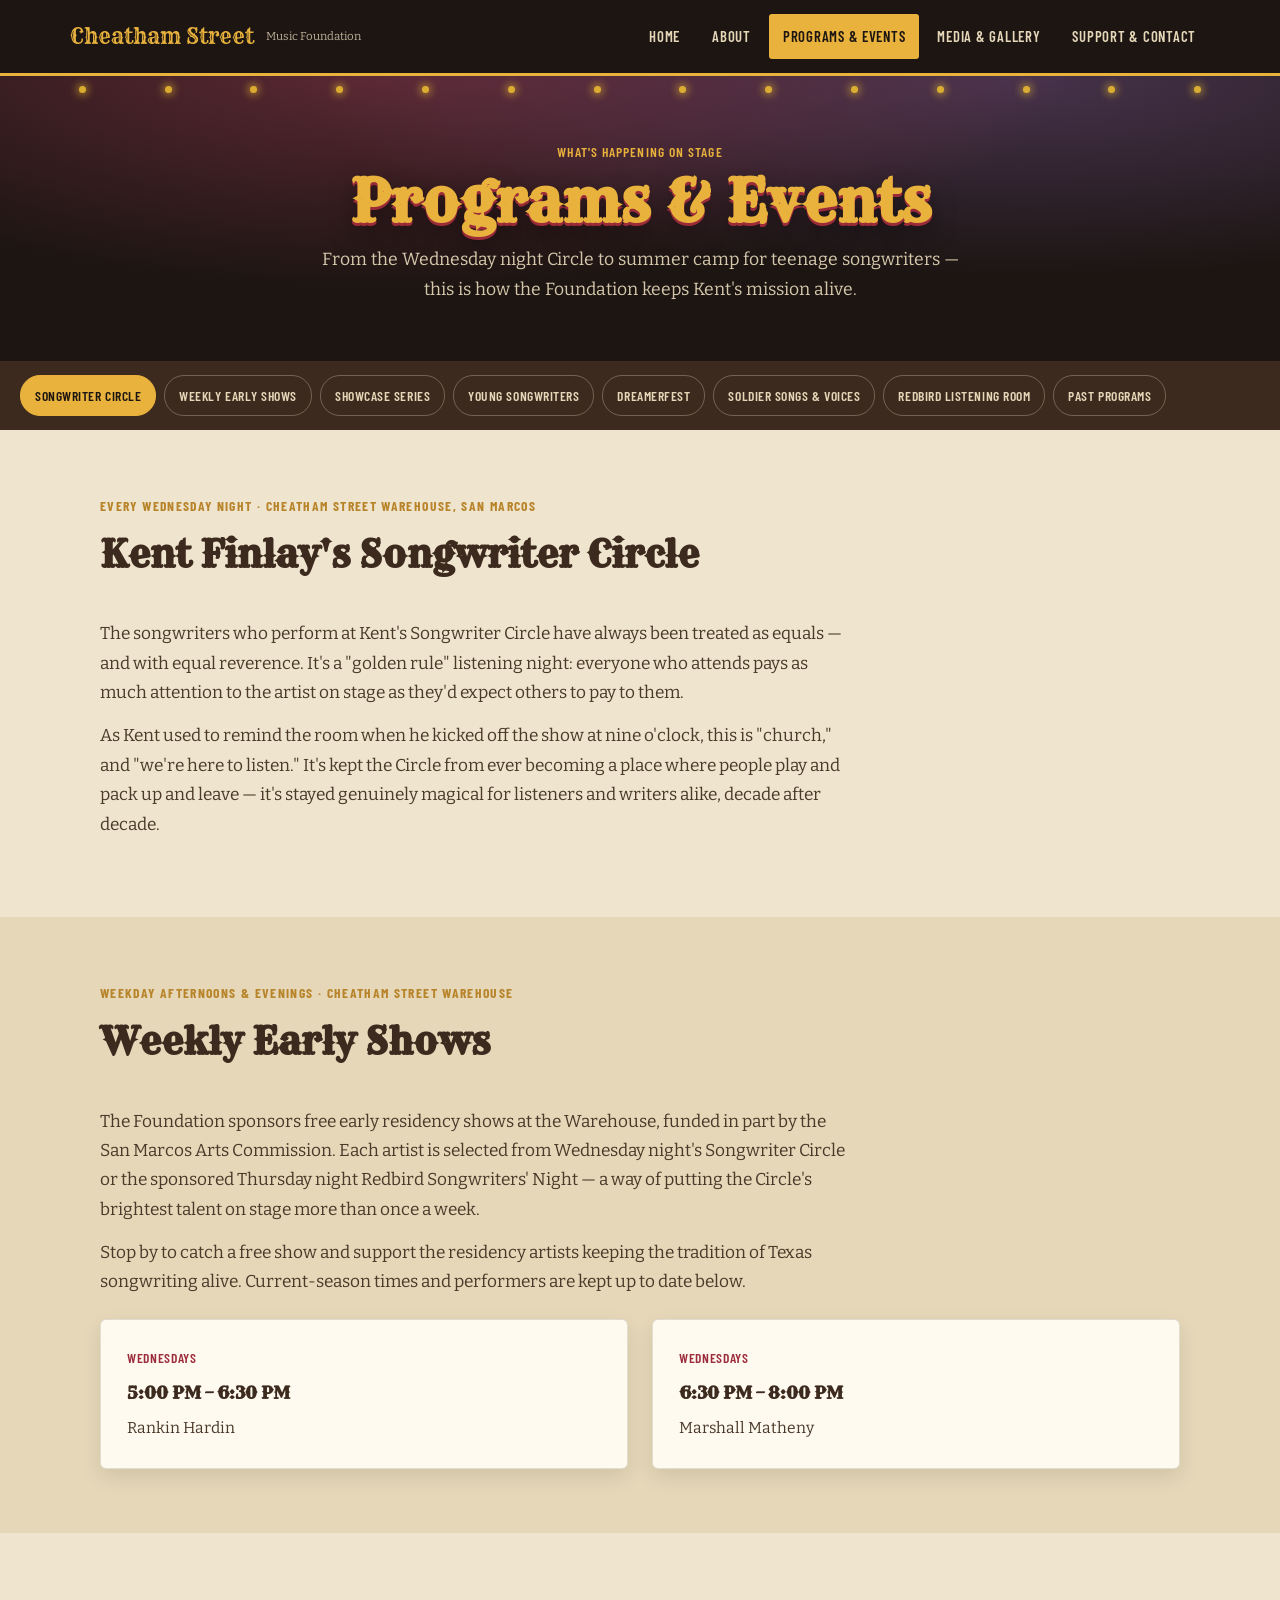
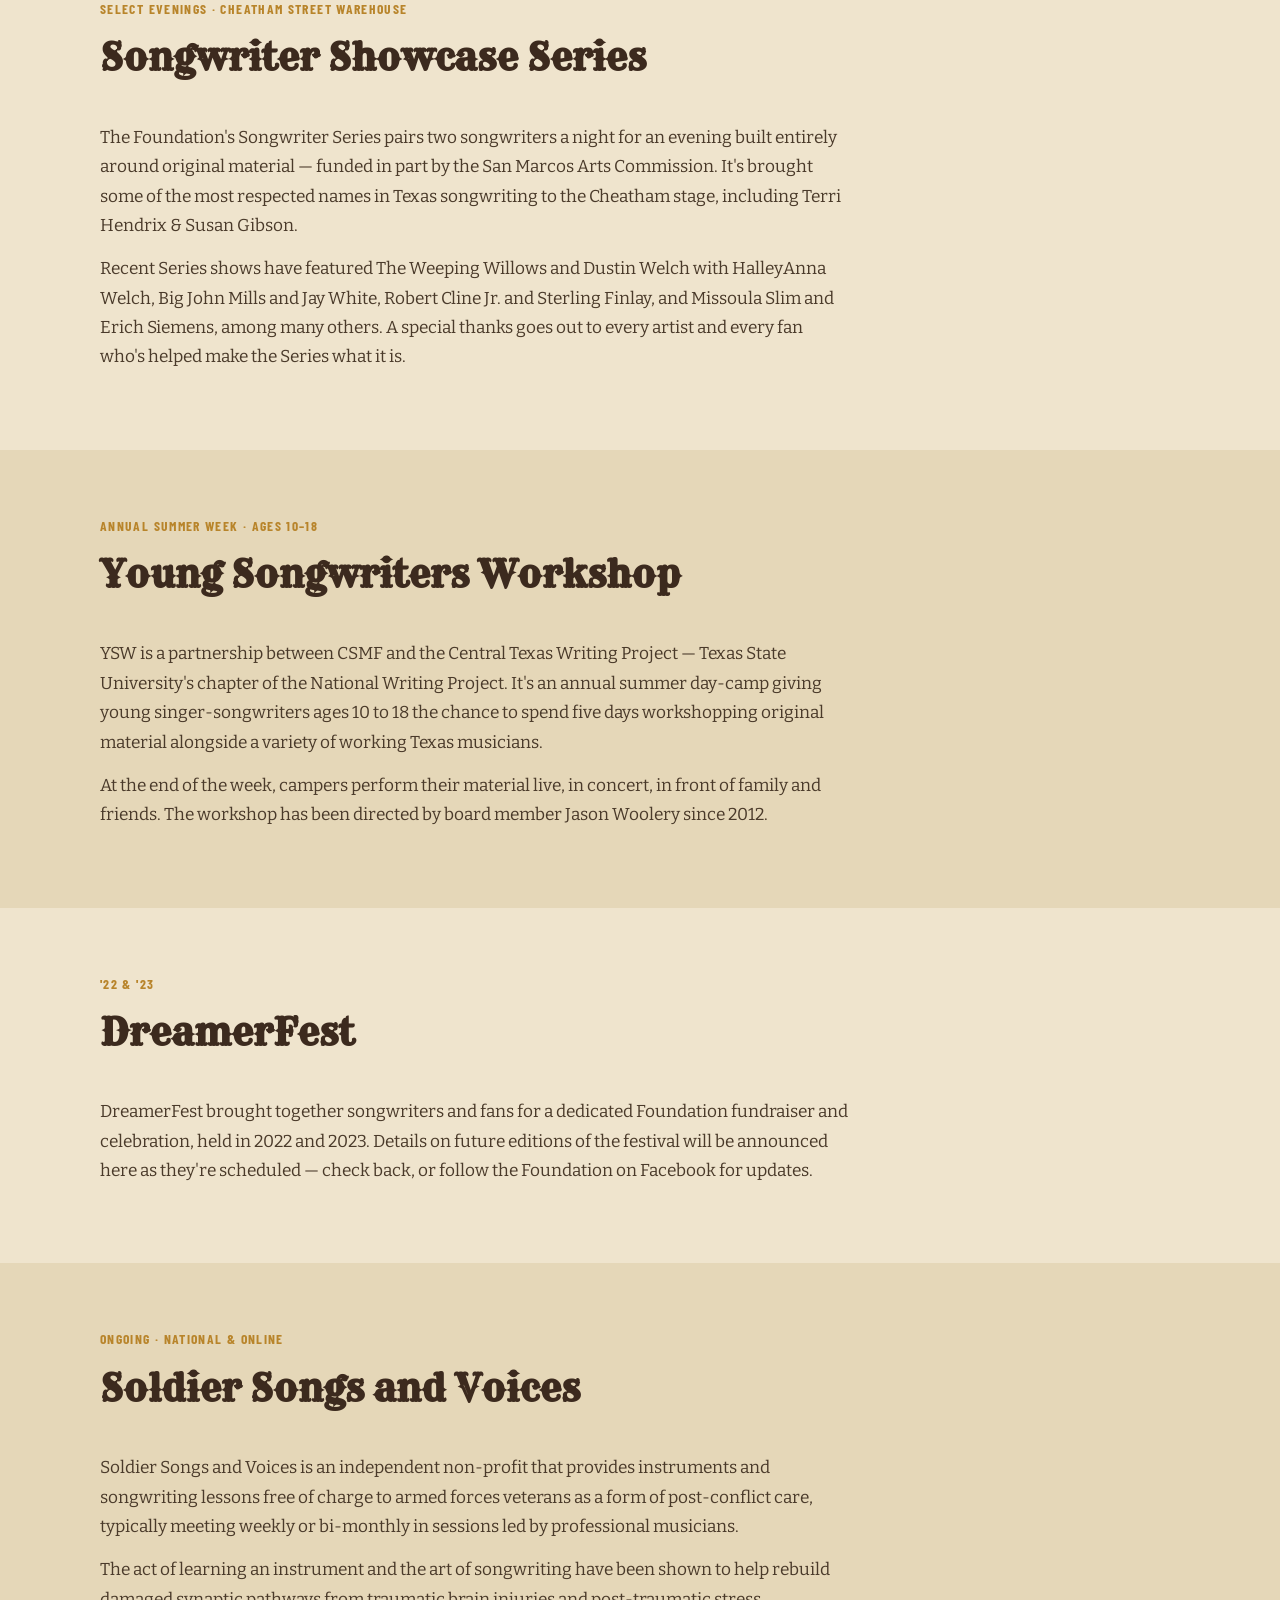
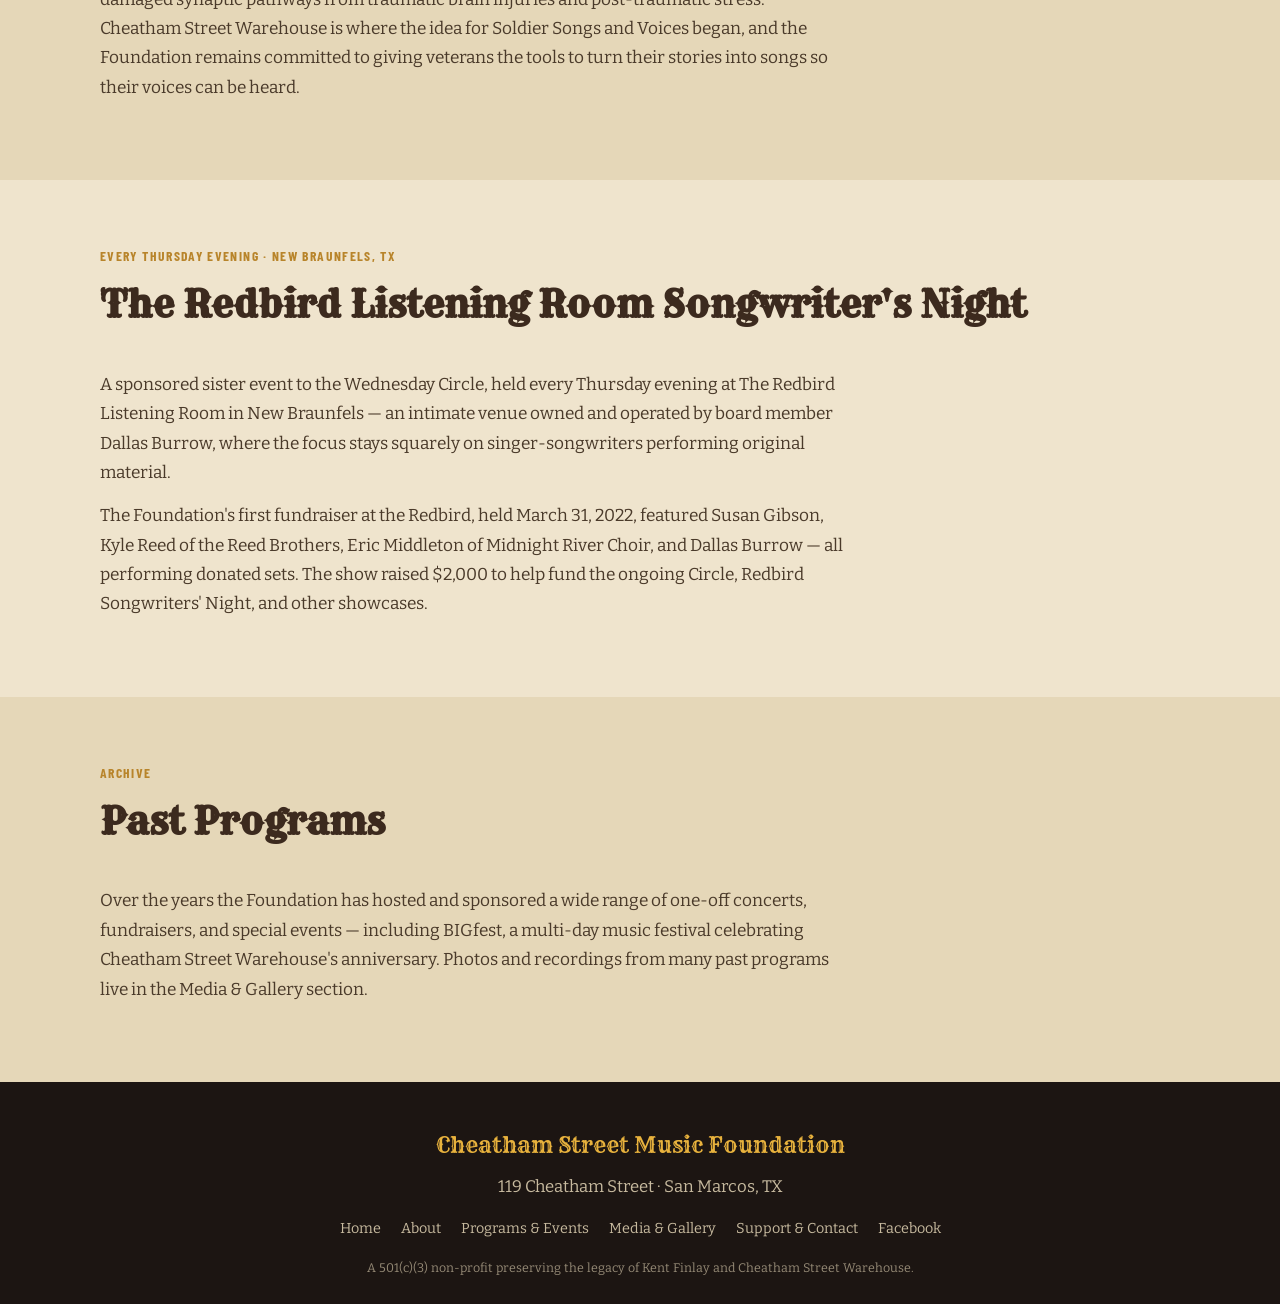
<file: programs.html>
<!DOCTYPE html>
<html lang="en">
<head>
<meta charset="UTF-8">
<meta name="viewport" content="width=device-width, initial-scale=1.0">
<title>Programs & Events — Cheatham Street Music Foundation</title>
<link rel="preconnect" href="https://fonts.googleapis.com">
<link rel="preconnect" href="https://fonts.gstatic.com" crossorigin>
<link href="https://fonts.googleapis.com/css2?family=Rye&family=Barlow+Condensed:wght@500;600;700&family=Bitter:ital,wght@0,400;0,500;0,700;1,400&display=swap" rel="stylesheet">
<link rel="stylesheet" href="styles.css">
</head>
<body data-page="programs">

<nav class="topnav">
  <div class="topnav-inner">
    <a href="index.html" class="brand">
      <span class="display">Cheatham Street</span>
      <span class="brand-sub">Music Foundation</span>
    </a>
    <div class="navlinks">
      <a href="index.html" data-page="home">Home</a>
      <a href="about.html" data-page="about">About</a>
      <a href="programs.html" data-page="programs">Programs &amp; Events</a>
      <a href="media.html" data-page="media">Media &amp; Gallery</a>
      <a href="support.html" data-page="support">Support &amp; Contact</a>
    </div>
  </div>
</nav>

<header class="page-hero" id="pageHero"></header>

<nav class="subtabs" id="subtabs"></nav>

<div id="programsList"></div>

<footer id="footerContent">
  <div class="display">Cheatham Street Music Foundation</div>
  <p style="opacity:.85;">119 Cheatham Street · San Marcos, TX</p>
  <div class="foot-links">
    <a href="index.html">Home</a>
    <a href="about.html">About</a>
    <a href="programs.html">Programs &amp; Events</a>
    <a href="media.html">Media &amp; Gallery</a>
    <a href="support.html">Support &amp; Contact</a>
    <a href="https://www.facebook.com/CheathamStreet/" target="_blank" rel="noopener">Facebook</a>
  </div>
  <p class="fine">A 501(c)(3) non-profit preserving the legacy of Kent Finlay and Cheatham Street Warehouse.</p>
</footer>

<script src="site.js"></script>
<script>
const DEFAULT_PROGRAMS = {"hero": {"kicker": "What's Happening On Stage", "title": "Programs & Events", "lede": "From the Wednesday night Circle to summer camp for teenage songwriters — this is how the Foundation keeps Kent's mission alive."}, "tabs": [{"id": "circle", "label": "Songwriter Circle"}, {"id": "early-shows", "label": "Weekly Early Shows"}, {"id": "showcase", "label": "Showcase Series"}, {"id": "ysw", "label": "Young Songwriters"}, {"id": "dreamerfest", "label": "DreamerFest"}, {"id": "soldier-songs", "label": "Soldier Songs & Voices"}, {"id": "redbird", "label": "Redbird Listening Room"}, {"id": "past", "label": "Past Programs"}], "programs": [{"id": "circle", "title": "Kent Finlay's Songwriter Circle", "when": "Every Wednesday Night · Cheatham Street Warehouse, San Marcos", "paragraphs": ["The songwriters who perform at Kent's Songwriter Circle have always been treated as equals — and with equal reverence. It's a \"golden rule\" listening night: everyone who attends pays as much attention to the artist on stage as they'd expect others to pay to them.", "As Kent used to remind the room when he kicked off the show at nine o'clock, this is \"church,\" and \"we're here to listen.\" It's kept the Circle from ever becoming a place where people play and pack up and leave — it's stayed genuinely magical for listeners and writers alike, decade after decade."]}, {"id": "early-shows", "title": "Weekly Early Shows", "when": "Weekday afternoons & evenings · Cheatham Street Warehouse", "paragraphs": ["The Foundation sponsors free early residency shows at the Warehouse, funded in part by the San Marcos Arts Commission. Each artist is selected from Wednesday night's Songwriter Circle or the sponsored Thursday night Redbird Songwriters' Night — a way of putting the Circle's brightest talent on stage more than once a week.", "Stop by to catch a free show and support the residency artists keeping the tradition of Texas songwriting alive. Current-season times and performers are kept up to date below."], "schedule": [{"day": "Wednesdays", "time": "5:00 PM – 6:30 PM", "who": "Rankin Hardin"}, {"day": "Wednesdays", "time": "6:30 PM – 8:00 PM", "who": "Marshall Matheny"}]}, {"id": "showcase", "title": "Songwriter Showcase Series", "when": "Select evenings · Cheatham Street Warehouse", "paragraphs": ["The Foundation's Songwriter Series pairs two songwriters a night for an evening built entirely around original material — funded in part by the San Marcos Arts Commission. It's brought some of the most respected names in Texas songwriting to the Cheatham stage, including Terri Hendrix & Susan Gibson.", "Recent Series shows have featured The Weeping Willows and Dustin Welch with HalleyAnna Welch, Big John Mills and Jay White, Robert Cline Jr. and Sterling Finlay, and Missoula Slim and Erich Siemens, among many others. A special thanks goes out to every artist and every fan who's helped make the Series what it is."]}, {"id": "ysw", "title": "Young Songwriters Workshop", "when": "Annual summer week · Ages 10–18", "paragraphs": ["YSW is a partnership between CSMF and the Central Texas Writing Project — Texas State University's chapter of the National Writing Project. It's an annual summer day-camp giving young singer-songwriters ages 10 to 18 the chance to spend five days workshopping original material alongside a variety of working Texas musicians.", "At the end of the week, campers perform their material live, in concert, in front of family and friends. The workshop has been directed by board member Jason Woolery since 2012."]}, {"id": "dreamerfest", "title": "DreamerFest", "when": "'22 & '23", "paragraphs": ["DreamerFest brought together songwriters and fans for a dedicated Foundation fundraiser and celebration, held in 2022 and 2023. Details on future editions of the festival will be announced here as they're scheduled — check back, or follow the Foundation on Facebook for updates."]}, {"id": "soldier-songs", "title": "Soldier Songs and Voices", "when": "Ongoing · National & Online", "paragraphs": ["Soldier Songs and Voices is an independent non-profit that provides instruments and songwriting lessons free of charge to armed forces veterans as a form of post-conflict care, typically meeting weekly or bi-monthly in sessions led by professional musicians.", "The act of learning an instrument and the art of songwriting have been shown to help rebuild damaged synaptic pathways from traumatic brain injuries and post-traumatic stress. Cheatham Street Warehouse is where the idea for Soldier Songs and Voices began, and the Foundation remains committed to giving veterans the tools to turn their stories into songs so their voices can be heard."]}, {"id": "redbird", "title": "The Redbird Listening Room Songwriter's Night", "when": "Every Thursday Evening · New Braunfels, TX", "paragraphs": ["A sponsored sister event to the Wednesday Circle, held every Thursday evening at The Redbird Listening Room in New Braunfels — an intimate venue owned and operated by board member Dallas Burrow, where the focus stays squarely on singer-songwriters performing original material.", "The Foundation's first fundraiser at the Redbird, held March 31, 2022, featured Susan Gibson, Kyle Reed of the Reed Brothers, Eric Middleton of Midnight River Choir, and Dallas Burrow — all performing donated sets. The show raised $2,000 to help fund the ongoing Circle, Redbird Songwriters' Night, and other showcases."]}, {"id": "past", "title": "Past Programs", "when": "Archive", "paragraphs": ["Over the years the Foundation has hosted and sponsored a wide range of one-off concerts, fundraisers, and special events — including BIGfest, a multi-day music festival celebrating Cheatham Street Warehouse's anniversary. Photos and recordings from many past programs live in the Media & Gallery section."]}]};

function render(data){
  renderHero(data);

  document.getElementById('subtabs').innerHTML = data.tabs.map(t => `<a href="#${esc(t.id)}">${esc(t.label)}</a>`).join('');

  document.getElementById('programsList').innerHTML = data.programs.map((p, i) => `
    <section id="${esc(p.id)}" class="${i % 2 === 1 ? 'section-alt' : ''}">
      <div class="section-inner">
        <div class="section-head">
          <span class="kicker">${esc(p.when)}</span>
          <h2 class="display">${esc(p.title)}</h2>
        </div>
        ${p.paragraphs.map(par => `<p class="lede" style="margin-bottom:14px;">${esc(par)}</p>`).join('')}
        ${p.schedule ? `
          <div class="card-grid" style="margin-top:22px;">
            ${p.schedule.map(s => `
              <div class="card">
                <div class="meta">${esc(s.day)}</div>
                <h3 style="font-size:1.05rem;">${esc(s.time)}</h3>
                <p>${esc(s.who)}</p>
              </div>
            `).join('')}
          </div>
        ` : ''}
      </div>
    </section>
  `).join('');

  // Scrollspy for the subtab bar
  const subtabLinks = Array.from(document.querySelectorAll('#subtabs a'));
  const targets = subtabLinks.map(a => document.querySelector(a.getAttribute('href')));
  function onScroll(){
    let current = targets[0];
    const y = window.scrollY + 140;
    targets.forEach(t => { if(t && t.offsetTop <= y) current = t; });
    subtabLinks.forEach(a => a.classList.toggle('active', a.getAttribute('href') === '#' + (current ? current.id : '')));
  }
  window.addEventListener('scroll', onScroll, {passive:true});
  onScroll();
}

loadContent('programs.json', render, DEFAULT_PROGRAMS);
</script>
</body>
</html>
</file>
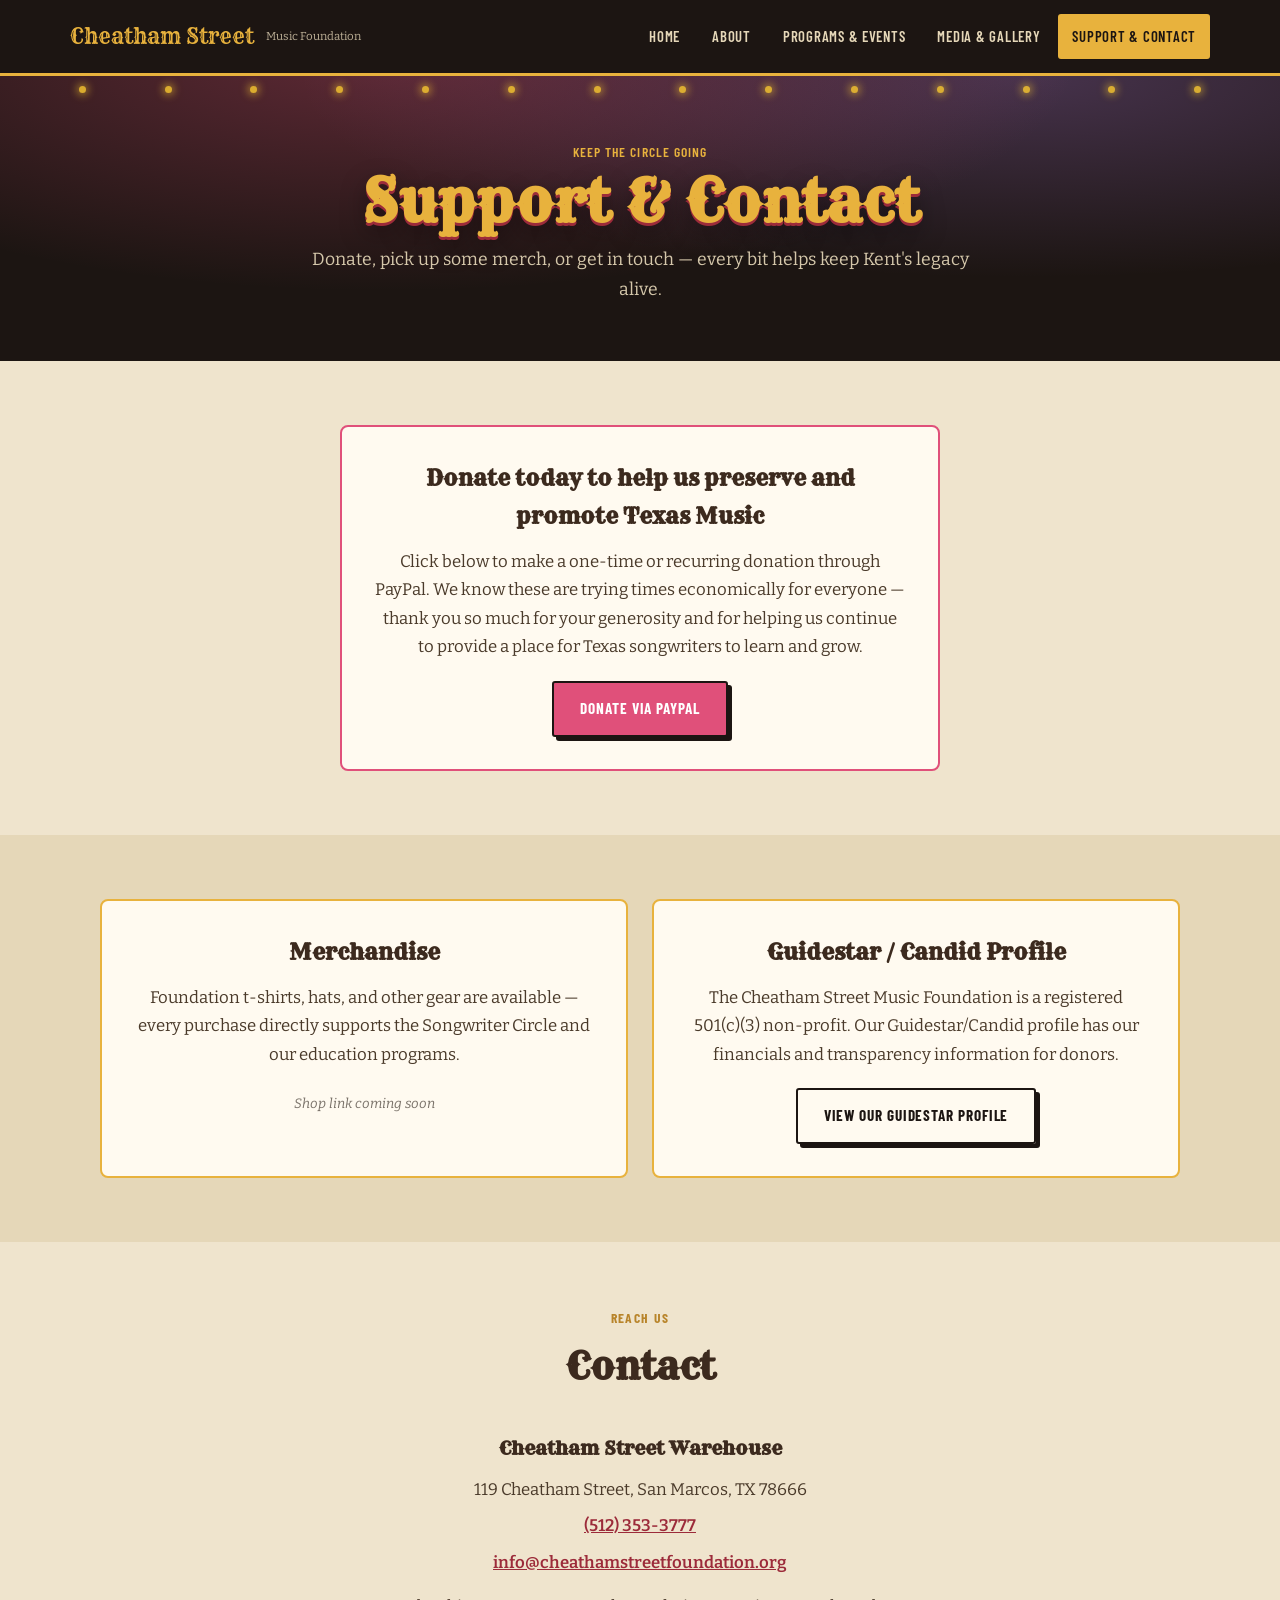
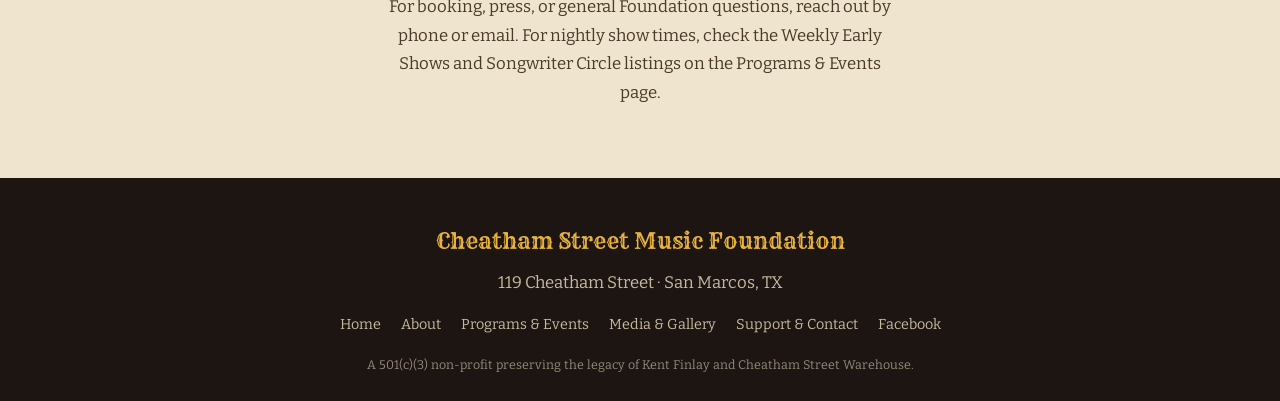
<file: support.html>
<!DOCTYPE html>
<html lang="en">
<head>
<meta charset="UTF-8">
<meta name="viewport" content="width=device-width, initial-scale=1.0">
<title>Support & Contact — Cheatham Street Music Foundation</title>
<link rel="preconnect" href="https://fonts.googleapis.com">
<link rel="preconnect" href="https://fonts.gstatic.com" crossorigin>
<link href="https://fonts.googleapis.com/css2?family=Rye&family=Barlow+Condensed:wght@500;600;700&family=Bitter:ital,wght@0,400;0,500;0,700;1,400&display=swap" rel="stylesheet">
<link rel="stylesheet" href="styles.css">
</head>
<body data-page="support">

<nav class="topnav">
  <div class="topnav-inner">
    <a href="index.html" class="brand">
      <span class="display">Cheatham Street</span>
      <span class="brand-sub">Music Foundation</span>
    </a>
    <div class="navlinks">
      <a href="index.html" data-page="home">Home</a>
      <a href="about.html" data-page="about">About</a>
      <a href="programs.html" data-page="programs">Programs &amp; Events</a>
      <a href="media.html" data-page="media">Media &amp; Gallery</a>
      <a href="support.html" data-page="support">Support &amp; Contact</a>
    </div>
  </div>
</nav>

<header class="page-hero" id="pageHero"></header>

<section id="donateSection">
  <div class="section-inner" style="text-align:center;">
    <div id="donateContent"></div>
  </div>
</section>

<section class="section-alt">
  <div class="section-inner" style="display:grid;grid-template-columns:1fr 1fr;gap:24px;">
    <div id="merchContent" class="support-box"></div>
    <div id="membershipContent" class="support-box"></div>
  </div>
</section>

<section id="contactSection">
  <div class="section-inner">
    <div class="section-head" style="text-align:center;">
      <span class="kicker marquee-font" style="color:var(--marquee-gold-deep);font-family:'Barlow Condensed',sans-serif;font-weight:700;text-transform:uppercase;letter-spacing:.1em;font-size:.85rem;display:block;">Reach Us</span>
      <h2 class="display">Contact</h2>
    </div>
    <div class="contact-info" style="max-width:520px;margin:0 auto;text-align:center;" id="contactContent"></div>
  </div>
</section>

<footer id="footerContent">
  <div class="display">Cheatham Street Music Foundation</div>
  <p style="opacity:.85;">119 Cheatham Street · San Marcos, TX</p>
  <div class="foot-links">
    <a href="index.html">Home</a>
    <a href="about.html">About</a>
    <a href="programs.html">Programs &amp; Events</a>
    <a href="media.html">Media &amp; Gallery</a>
    <a href="support.html">Support &amp; Contact</a>
    <a href="https://www.facebook.com/CheathamStreet/" target="_blank" rel="noopener">Facebook</a>
  </div>
  <p class="fine">A 501(c)(3) non-profit preserving the legacy of Kent Finlay and Cheatham Street Warehouse.</p>
</footer>

<script src="site.js"></script>
<script>
const DEFAULT_SUPPORT = {"hero": {"kicker": "Keep the Circle Going", "title": "Support & Contact", "lede": "Donate, pick up some merch, or get in touch — every bit helps keep Kent's legacy alive."}, "donate": {"heading": "Donate today to help us preserve and promote Texas Music", "text": "Click below to make a one-time or recurring donation through PayPal. We know these are trying times economically for everyone — thank you so much for your generosity and for helping us continue to provide a place for Texas songwriters to learn and grow.", "buttonText": "Donate via PayPal", "paypalUrl": "https://www.paypal.com/donate?hosted_button_id=REPLACE_WITH_YOUR_HOSTED_BUTTON_ID"}, "merch": {"heading": "Merchandise", "text": "Foundation t-shirts, hats, and other gear are available — every purchase directly supports the Songwriter Circle and our education programs.", "buttonText": "Shop Merchandise", "shopUrl": ""}, "membership": {"heading": "Guidestar / Candid Profile", "text": "The Cheatham Street Music Foundation is a registered 501(c)(3) non-profit. Our Guidestar/Candid profile has our financials and transparency information for donors.", "buttonText": "View Our Guidestar Profile", "url": "https://www.guidestar.org/profile/34-2044818"}, "contact": {"heading": "Get in Touch", "venueName": "Cheatham Street Warehouse", "address": "119 Cheatham Street, San Marcos, TX 78666", "phone": "(512) 353-3777", "email": "info@cheathamstreetfoundation.org", "note": "For booking, press, or general Foundation questions, reach out by phone or email. For nightly show times, check the Weekly Early Shows and Songwriter Circle listings on the Programs & Events page."}};

function render(data){
  renderHero(data);

  document.getElementById('donateContent').innerHTML = `
    <div class="support-box" style="border-color:var(--neon-pink);">
      <h3>${esc(data.donate.heading)}</h3>
      <p>${esc(data.donate.text)}</p>
      <a href="${esc(data.donate.paypalUrl)}" target="_blank" rel="noopener" class="btn btn-pink">${esc(data.donate.buttonText)}</a>
    </div>
  `;

  document.getElementById('merchContent').innerHTML = `
    <h3>${esc(data.merch.heading)}</h3>
    <p>${esc(data.merch.text)}</p>
    ${data.merch.shopUrl ? `<a href="${esc(data.merch.shopUrl)}" target="_blank" rel="noopener" class="btn btn-gold">${esc(data.merch.buttonText)}</a>` : `<span style="font-size:.85rem;opacity:.6;font-style:italic;">Shop link coming soon</span>`}
  `;

  document.getElementById('membershipContent').innerHTML = `
    <h3>${esc(data.membership.heading)}</h3>
    <p>${esc(data.membership.text)}</p>
    <a href="${esc(data.membership.url)}" target="_blank" rel="noopener" class="btn btn-outline">${esc(data.membership.buttonText)}</a>
  `;

  document.getElementById('contactContent').innerHTML = `
    <b>${esc(data.contact.venueName)}</b>
    <p>${esc(data.contact.address)}</p>
    <p><a href="tel:${esc(data.contact.phone).replace(/[^\d+]/g,'')}">${esc(data.contact.phone)}</a></p>
    <p><a href="mailto:${esc(data.contact.email)}">${esc(data.contact.email)}</a></p>
    <p style="margin-top:16px;color:var(--ink-soft);">${esc(data.contact.note)}</p>
  `;
}

loadContent('support.json', render, DEFAULT_SUPPORT);
</script>
</body>
</html>
</file>
<file: styles.css>
/* ===================================================================
   Cheatham Street Music Foundation — shared design system
   Direction: rustic honky-tonk / vintage concert poster.
   Sourced from real details of Cheatham Street Warehouse itself:
   purple & yellow stage lighting, neon signage, a Texas flag behind
   the stage, weathered wood, and decades of taped-up show posters.
=================================================================== */

:root{
  /* Stage & wood */
  --stage:#1c1512;         /* the warehouse at night */
  --stage-2:#241b16;
  --wood:#3c2a1e;          /* weathered barn wood */
  --wood-light:#5a4028;

  /* Paper & print (for reading sections) */
  --paper:#efe4cd;
  --paper-2:#e5d7b8;
  --ink:#231911;
  --ink-soft:#4a3a2a;

  /* Neon & marquee */
  --neon-pink:#e0507a;
  --neon-pink-glow:#ff7a9d;
  --neon-purple:#9569b8;
  --marquee-gold:#e8b23d;
  --marquee-gold-deep:#b8842a;
  --bulb-yellow:#f4c430;

  /* Texas flag — used sparingly, as an accent only */
  --tx-red:#9c2b3a;
  --tx-blue:#274a6b;

  --focus:#f4c430;
}

*{box-sizing:border-box;}
html{scroll-behavior:smooth;}
@media (prefers-reduced-motion:reduce){ html{scroll-behavior:auto;} *{animation-duration:.01ms!important;} }

body{
  margin:0;
  background:var(--paper);
  color:var(--ink);
  font-family:'Bitter',Georgia,serif;
  font-size:1.05rem;
  line-height:1.7;
  -webkit-font-smoothing:antialiased;
}
h1,h2,h3{margin:0;}
p{margin:0;}
a{color:inherit;}
img{max-width:100%;display:block;}
:focus-visible{outline:3px solid var(--focus);outline-offset:2px;}

.display{font-family:'Rye',serif;}
.marquee-font{font-family:'Barlow Condensed',sans-serif;text-transform:uppercase;letter-spacing:.08em;font-weight:600;}

/* ---- top nav ---- */
.topnav{
  position:sticky;top:0;z-index:50;
  background:var(--stage);
  border-bottom:3px solid var(--marquee-gold);
}
.topnav-inner{
  max-width:1180px;margin:0 auto;
  display:flex;align-items:center;justify-content:space-between;
  padding:14px 20px;gap:20px;flex-wrap:wrap;
}
.brand{
  display:flex;align-items:center;gap:12px;
  text-decoration:none;color:var(--paper);
}
.brand .display{font-size:1.3rem;color:var(--marquee-gold);line-height:1;}
.brand .brand-sub{font-size:.72rem;color:var(--paper-2);opacity:.8;}
.navlinks{display:flex;gap:4px;flex-wrap:wrap;}
.navlinks a{
  text-decoration:none;color:var(--paper-2);
  font-family:'Barlow Condensed',sans-serif;font-weight:600;letter-spacing:.05em;text-transform:uppercase;
  font-size:.92rem;padding:10px 14px;border-radius:3px;
  transition:color .15s ease, background .15s ease;
}
.navlinks a:hover{color:var(--marquee-gold);background:rgba(232,178,61,.08);}
.navlinks a.active{color:var(--stage);background:var(--marquee-gold);}

/* ---- page hero (top banner on every page) ---- */
.page-hero{
  position:relative;overflow:hidden;
  background:
    radial-gradient(ellipse at 30% -10%, rgba(224,80,122,.35), transparent 55%),
    radial-gradient(ellipse at 80% 0%, rgba(149,105,184,.35), transparent 50%),
    var(--stage);
  color:var(--paper);
  padding:64px 20px 56px;
  text-align:center;
}
.page-hero .kicker{color:var(--marquee-gold);font-size:.85rem;margin-bottom:10px;display:block;}
.page-hero h1{
  font-size:clamp(2.2rem,6vw,3.6rem);
  color:var(--marquee-gold);
  text-shadow:0 3px 0 var(--tx-red), 0 10px 26px rgba(0,0,0,.4);
  line-height:1;
  margin-bottom:14px;
}
.page-hero .lede{max-width:60ch;margin:0 auto;font-size:1.1rem;opacity:.92;}
.bulbs{
  position:absolute;left:0;right:0;top:10px;
  display:flex;justify-content:space-evenly;
  pointer-events:none;
}
.bulbs span{
  width:7px;height:7px;border-radius:50%;
  background:var(--bulb-yellow);
  box-shadow:0 0 8px 2px rgba(244,196,48,.7);
  opacity:.85;
}

/* ---- section shell ---- */
section{padding:64px 20px;}
.section-inner{max-width:1080px;margin:0 auto;}
.section-head{margin-bottom:34px;}
.section-head .kicker{display:block;color:var(--marquee-gold-deep);font-family:'Barlow Condensed',sans-serif;font-weight:700;letter-spacing:.1em;text-transform:uppercase;font-size:.85rem;margin-bottom:6px;}
.section-head h2{font-size:clamp(1.7rem,4vw,2.3rem);color:var(--wood);}
.section-alt{background:var(--paper-2);}
.section-dark{background:var(--stage);color:var(--paper);}
.section-dark .section-head h2{color:var(--marquee-gold);}
.section-dark .section-head .kicker{color:var(--neon-pink-glow);}
.lede{max-width:68ch;font-size:1.08rem;color:var(--ink-soft);}
.section-dark .lede{color:var(--paper-2);}

/* ---- buttons ---- */
.btn{
  display:inline-flex;align-items:center;gap:8px;
  font-family:'Barlow Condensed',sans-serif;font-weight:700;letter-spacing:.06em;text-transform:uppercase;
  font-size:.95rem;padding:13px 26px;border-radius:3px;
  text-decoration:none;border:2px solid var(--stage);cursor:pointer;
  box-shadow:4px 4px 0 var(--stage);
  transition:transform .15s ease, box-shadow .15s ease;
}
.btn:hover{transform:translate(-2px,-2px);box-shadow:6px 6px 0 var(--stage);}
.btn:active{transform:translate(2px,2px);box-shadow:1px 1px 0 var(--stage);}
.btn-gold{background:var(--marquee-gold);color:var(--stage);}
.btn-pink{background:var(--neon-pink);color:#fff;border-color:var(--stage);}
.btn-outline{background:transparent;color:var(--stage);}
.section-dark .btn-outline{color:var(--paper);border-color:var(--paper);box-shadow:4px 4px 0 rgba(0,0,0,.4);}

/* ---- cards ---- */
.card-grid{display:grid;grid-template-columns:repeat(auto-fit,minmax(260px,1fr));gap:24px;}
.card{
  background:#fffaf0;border:1px solid rgba(60,42,30,.15);
  border-radius:6px;padding:26px;box-shadow:0 8px 20px rgba(40,25,15,.1);
}
.card h3{font-family:'Rye',serif;color:var(--wood);font-size:1.2rem;margin-bottom:8px;}
.card .meta{font-family:'Barlow Condensed',sans-serif;font-weight:600;color:var(--tx-red);font-size:.85rem;text-transform:uppercase;letter-spacing:.05em;margin-bottom:10px;}
.card p{color:var(--ink-soft);font-size:.98rem;}

/* ---- board member ---- */
.board-card{display:flex;gap:18px;align-items:flex-start;padding:22px 0;border-bottom:1px solid rgba(60,42,30,.15);}
.board-card:last-child{border-bottom:none;}
.board-photo{
  width:96px;height:96px;border-radius:4px;object-fit:cover;flex-shrink:0;
  border:3px solid var(--paper);box-shadow:0 4px 10px rgba(0,0,0,.25);
}
.board-photo.placeholder{
  background:var(--wood-light);display:flex;align-items:center;justify-content:center;
  font-family:'Rye',serif;color:var(--marquee-gold);font-size:1.6rem;
}
.board-info h3{font-family:'Barlow Condensed',sans-serif;text-transform:uppercase;letter-spacing:.03em;font-size:1.15rem;color:var(--wood);margin-bottom:2px;}
.board-info .role{font-size:.85rem;color:var(--tx-red);font-weight:600;margin-bottom:8px;display:block;}
.board-info p{color:var(--ink-soft);font-size:.96rem;}

/* ---- timeline (history) ---- */
.timeline{border-left:3px solid var(--marquee-gold-deep);padding-left:24px;max-width:760px;}
.timeline-item{margin-bottom:26px;position:relative;}
.timeline-item::before{
  content:"";position:absolute;left:-31px;top:6px;
  width:12px;height:12px;border-radius:50%;background:var(--marquee-gold);border:2px solid var(--stage);
}
.timeline-item .yr{font-family:'Rye',serif;color:var(--wood);font-size:1.15rem;display:block;margin-bottom:4px;}
.timeline-item p{color:var(--ink-soft);}

/* ---- program tab nav (within Programs page) ---- */
.subtabs{
  display:flex;gap:8px;flex-wrap:wrap;
  padding:14px 20px;background:var(--wood);
  position:sticky;top:63px;z-index:40;
}
.subtabs a{
  font-family:'Barlow Condensed',sans-serif;font-weight:600;letter-spacing:.04em;text-transform:uppercase;
  font-size:.85rem;color:var(--paper-2);text-decoration:none;
  padding:8px 14px;border-radius:20px;border:1px solid rgba(239,228,205,.3);
  transition:all .15s ease;
}
.subtabs a:hover, .subtabs a.active{background:var(--marquee-gold);color:var(--stage);border-color:var(--marquee-gold);}

/* ---- gallery ---- */
.gallery-grid{display:grid;grid-template-columns:repeat(auto-fill,minmax(200px,1fr));gap:14px;}
.gallery-grid img{width:100%;height:200px;object-fit:cover;border-radius:4px;border:3px solid #fff;box-shadow:0 6px 16px rgba(0,0,0,.2);}

/* ---- press / list items ---- */
.press-item{padding:20px 0;border-bottom:1px solid rgba(60,42,30,.15);}
.press-item:last-child{border-bottom:none;}
.press-item .date{font-family:'Barlow Condensed',sans-serif;font-weight:700;color:var(--tx-red);font-size:.85rem;text-transform:uppercase;letter-spacing:.05em;margin-bottom:6px;display:block;}
.press-item p{color:var(--ink-soft);}

/* ---- donate / support boxes ---- */
.support-box{background:#fffaf0;border:2px solid var(--marquee-gold);border-radius:8px;padding:32px;text-align:center;max-width:600px;margin:0 auto;}
.support-box h3{font-family:'Rye',serif;color:var(--wood);font-size:1.4rem;margin-bottom:12px;}
.support-box p{color:var(--ink-soft);margin-bottom:20px;}

/* ---- contact ---- */
.contact-grid{display:grid;grid-template-columns:1fr 1fr;gap:36px;align-items:start;}
.contact-info b{display:block;font-family:'Rye',serif;color:var(--wood);font-size:1.2rem;margin-bottom:10px;}
.contact-info p{color:var(--ink-soft);margin-bottom:8px;}
.contact-info a{color:var(--tx-red);font-weight:600;text-decoration:underline;}

/* ---- footer ---- */
footer{background:var(--stage);color:var(--paper-2);padding:44px 20px 26px;text-align:center;}
footer .display{color:var(--marquee-gold);font-size:1.4rem;margin-bottom:8px;}
footer .foot-links{display:flex;gap:20px;justify-content:center;flex-wrap:wrap;margin:16px 0;font-size:.9rem;}
footer .foot-links a{text-decoration:none;opacity:.85;}
footer .foot-links a:hover{opacity:1;color:var(--marquee-gold);}
footer .fine{font-size:.78rem;opacity:.6;margin-top:16px;}

@media (max-width:760px){
  .contact-grid{grid-template-columns:1fr;}
  .board-card{flex-direction:column;}
  .subtabs{top:0;}
}
</file>
